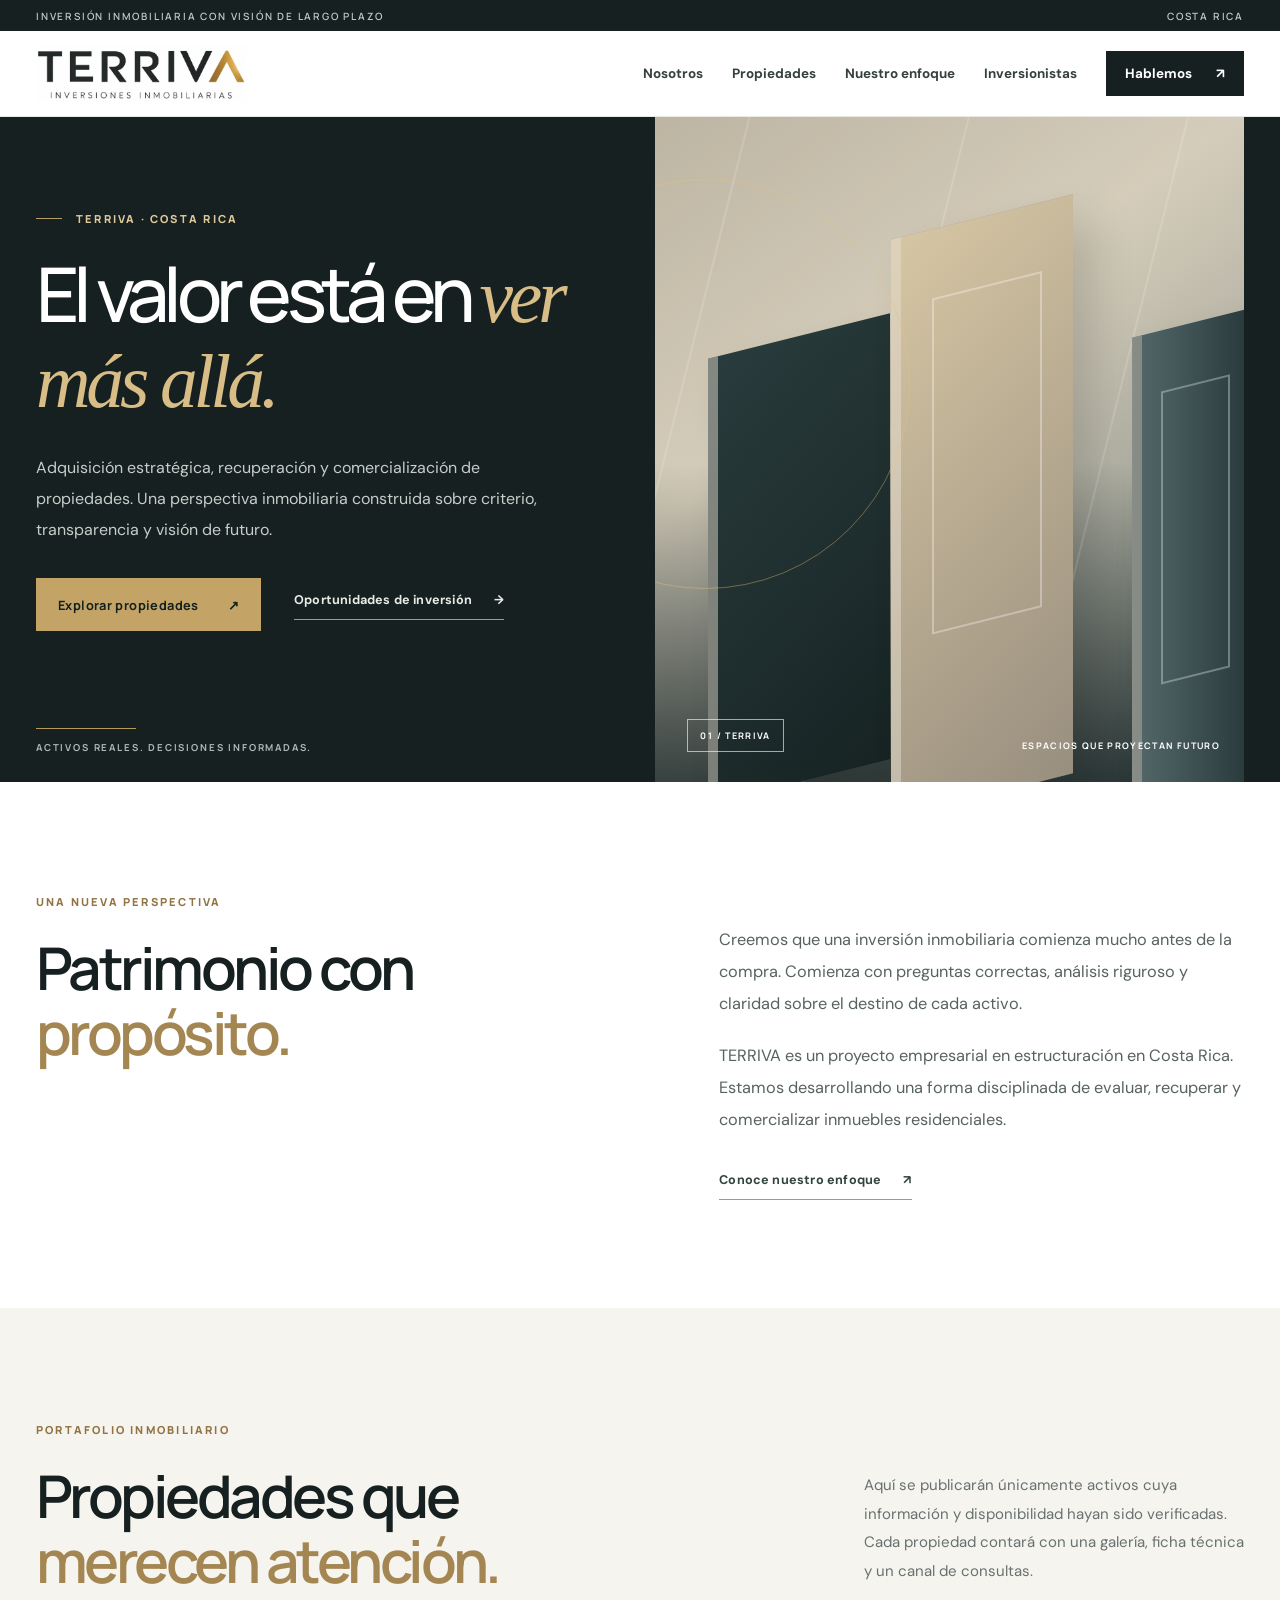
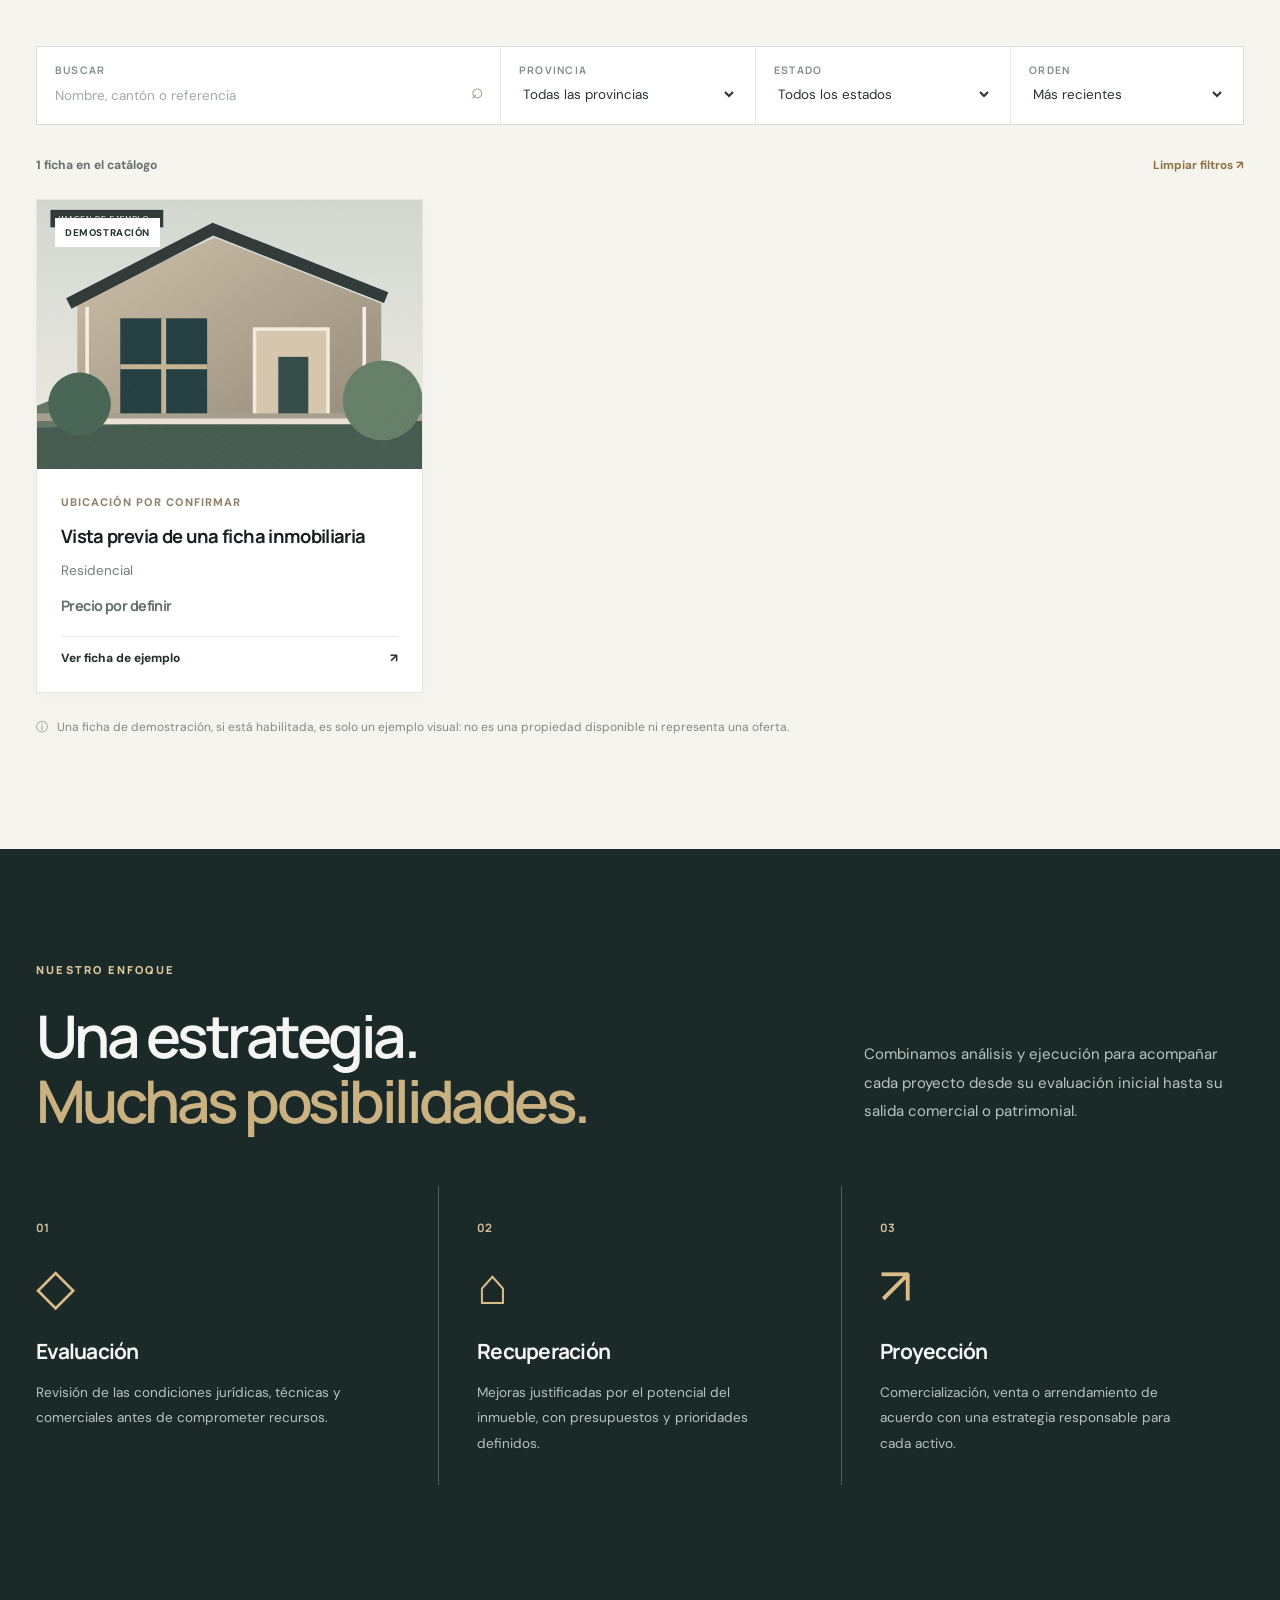
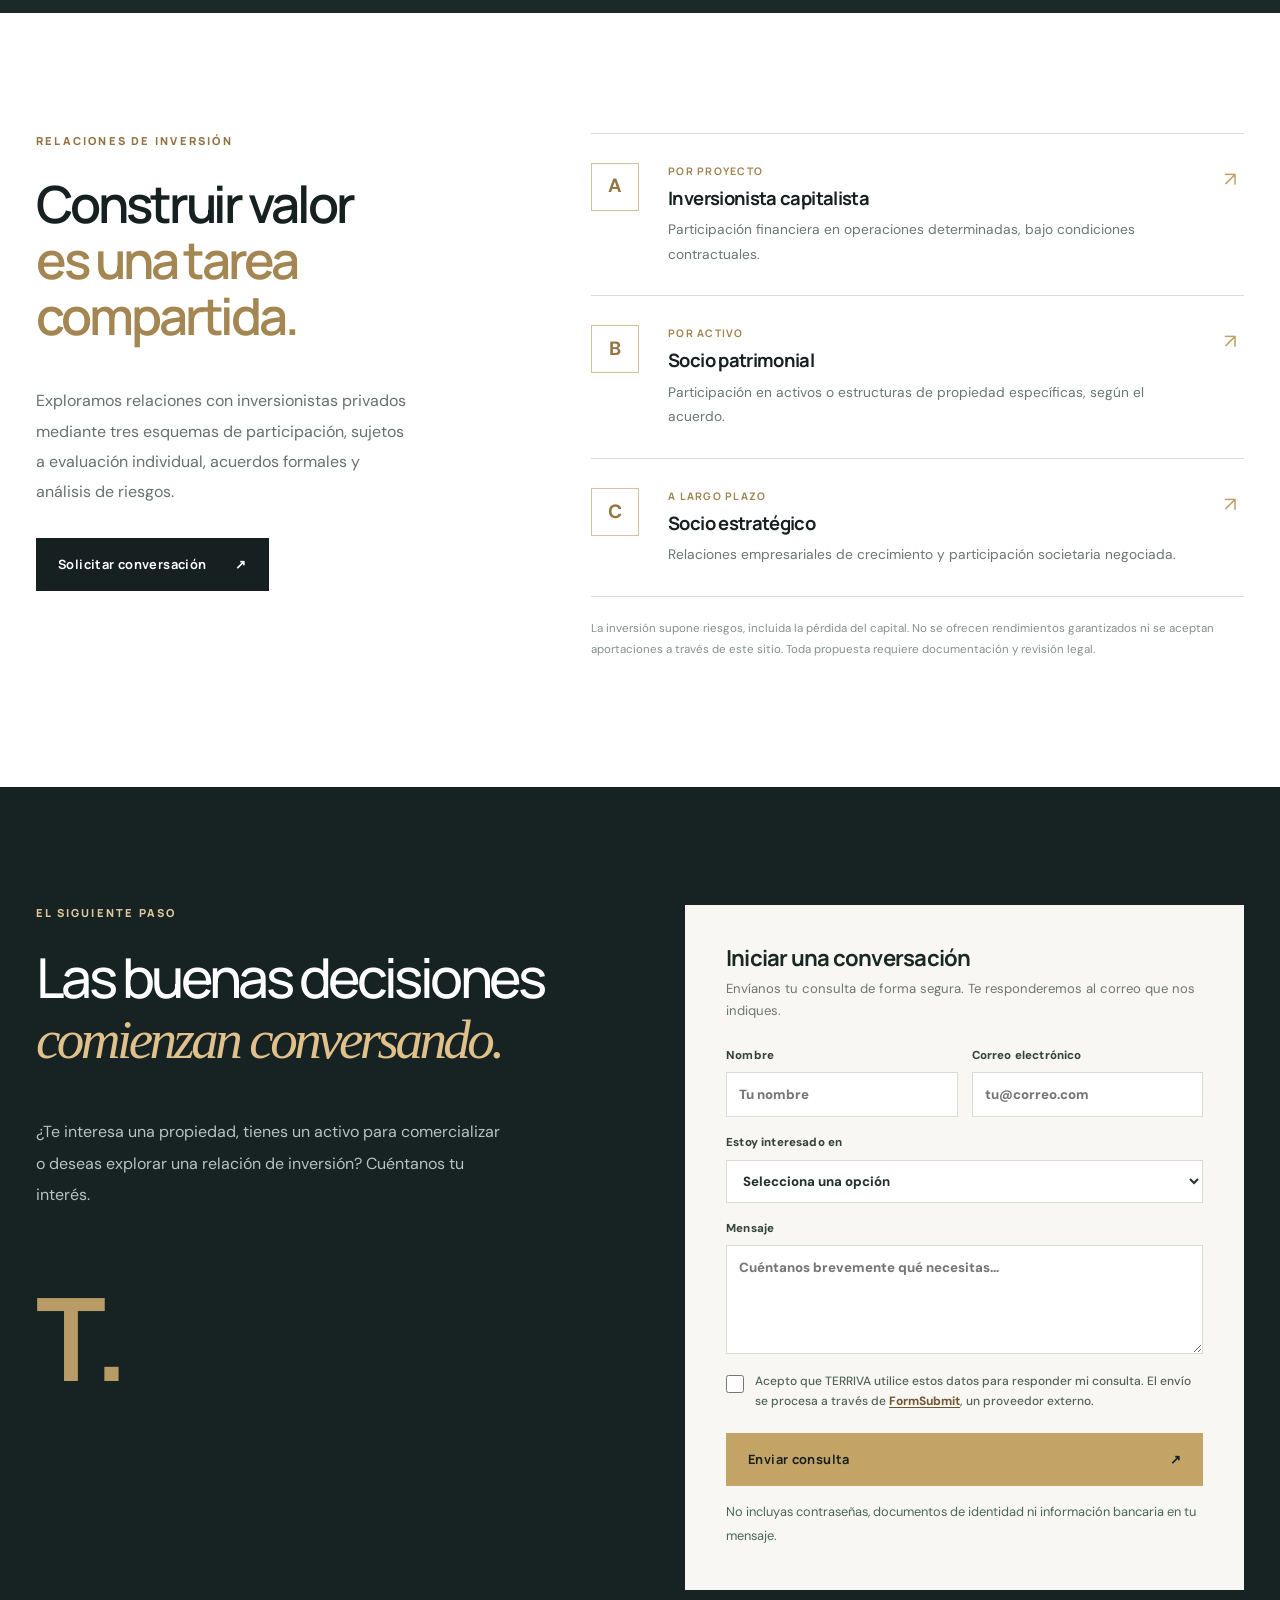
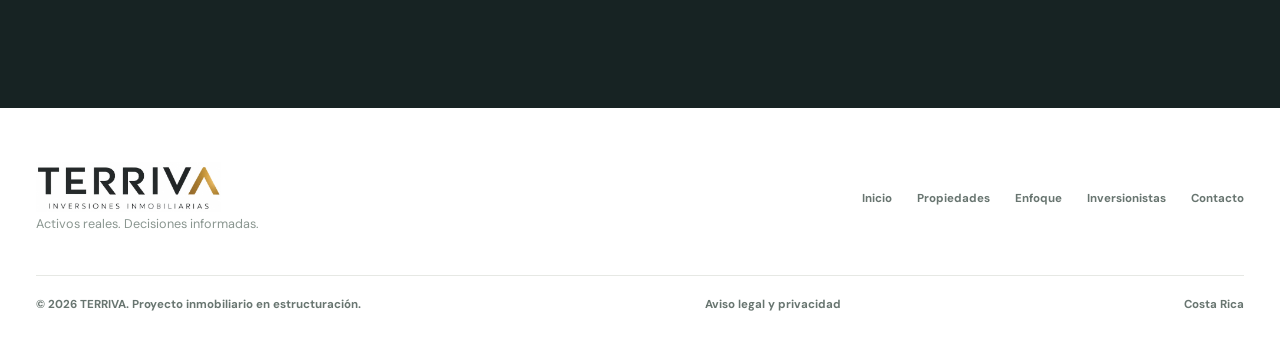
<file: index.html>
<!doctype html>
<html lang="es-CR">
<head>
  <meta charset="utf-8">
  <meta name="viewport" content="width=device-width, initial-scale=1">
  <meta name="theme-color" content="#141d1e">
  <meta name="description" content="TERRIVA Inversiones Inmobiliarias: adquisición estratégica, recuperación y comercialización de inmuebles en Costa Rica.">
  <meta name="robots" content="index,follow">
  <meta property="og:type" content="website">
  <meta property="og:title" content="TERRIVA | Inversiones Inmobiliarias">
  <meta property="og:description" content="Una visión distinta del valor inmobiliario.">
  <meta property="og:image" content="assets/logo-original.png">
  <title>TERRIVA | Inversiones Inmobiliarias</title>
  <link rel="icon" href="assets/favicon.png" type="image/png">
  <link rel="preconnect" href="https://fonts.googleapis.com">
  <link rel="preconnect" href="https://fonts.gstatic.com" crossorigin>
  <link href="https://fonts.googleapis.com/css2?family=DM+Sans:wght@400;500;600;700&family=Manrope:wght@400;500;600;700;800&display=swap" rel="stylesheet">
  <link rel="stylesheet" href="style.css">
  <script src="propiedades.js" defer></script>
  <script src="script.js" defer></script>
</head>
<body>
  <a href="#contenido" class="skip-link">Saltar al contenido</a>
  <div class="topline"><span>INVERSIÓN INMOBILIARIA CON VISIÓN DE LARGO PLAZO</span><span> COSTA RICA</span></div>
  <header class="site-header" id="inicio">
    <div class="container nav-wrap">
      <a class="brand" href="#inicio" aria-label="TERRIVA, volver al inicio"><img src="assets/logo-terriva.webp" alt="TERRIVA Inversiones Inmobiliarias" width="220" height="91"></a>
      <button class="menu-toggle" id="menuToggle" aria-label="Abrir menú" aria-expanded="false" aria-controls="mainNav"><span></span><span></span><span></span></button>
      <nav class="main-nav" id="mainNav" aria-label="Navegación principal">
        <a href="#nosotros">Nosotros</a>
        <a href="#propiedades">Propiedades</a>
        <a href="#metodo">Nuestro enfoque</a>
        <a href="#inversionistas">Inversionistas</a>
        <a class="nav-cta" href="#contacto">Hablemos <span aria-hidden="true">↗</span></a>
      </nav>
    </div>
  </header>

  <main id="contenido">
    <section class="hero" aria-labelledby="heroTitle">
      <div class="hero-grid container">
        <div class="hero-copy">
          <p class="eyebrow light"><span class="line"></span> TERRIVA · COSTA RICA</p>
          <h1 id="heroTitle">El valor está en <em>ver más allá.</em></h1>
          <p class="hero-lead">Adquisición estratégica, recuperación y comercialización de propiedades. Una perspectiva inmobiliaria construida sobre criterio, transparencia y visión de futuro.</p>
          <div class="hero-actions">
            <a class="button button-gold" href="#propiedades">Explorar propiedades <span aria-hidden="true">↗</span></a>
            <a class="text-link light-link" href="#inversionistas">Oportunidades de inversión <span aria-hidden="true">→</span></a>
          </div>
          <div class="hero-bottom"><div class="hero-bottom-rule"></div><span>ACTIVOS REALES. DECISIONES INFORMADAS.</span></div>
        </div>
        <div class="hero-art" aria-label="Composición arquitectónica de marca, no corresponde a una propiedad anunciada" role="img">
          <div class="hero-art-lines"></div>
          <div class="arch arch-one"></div><div class="arch arch-two"></div><div class="arch arch-three"></div>
          <div class="hero-art-overlay"><span class="art-index">01 / TERRIVA</span><span class="art-label">ESPACIOS QUE PROYECTAN FUTURO</span></div>
          <div class="gold-orbit"></div>
        </div>
      </div>
    </section>

    <section class="statement" id="nosotros">
      <div class="container statement-grid">
        <div><p class="eyebrow">UNA NUEVA PERSPECTIVA</p><h2>Patrimonio con <span class="accent">propósito.</span></h2></div>
        <div class="statement-right"><p>Creemos que una inversión inmobiliaria comienza mucho antes de la compra. Comienza con preguntas correctas, análisis riguroso y claridad sobre el destino de cada activo.</p><p>TERRIVA es un proyecto empresarial en estructuración en Costa Rica. Estamos desarrollando una forma disciplinada de evaluar, recuperar y comercializar inmuebles residenciales.</p><a class="text-link" href="#metodo">Conoce nuestro enfoque <span aria-hidden="true">↗</span></a></div>
      </div>
    </section>

    <section class="properties-section" id="propiedades" aria-labelledby="propertiesHeading">
      <div class="container">
        <div class="section-head"><div><p class="eyebrow">PORTAFOLIO INMOBILIARIO</p><h2 id="propertiesHeading">Propiedades que<br><span class="accent">merecen atención.</span></h2></div><p class="section-intro">Aquí se publicarán únicamente activos cuya información y disponibilidad hayan sido verificadas. Cada propiedad contará con una galería, ficha técnica y un canal de consultas.</p></div>
        <div class="catalog-toolbar" aria-label="Filtros del catálogo">
          <label class="filter filter-search"><span class="filter-title">Buscar</span><input id="searchInput" type="search" placeholder="Nombre, cantón o referencia" autocomplete="off" aria-label="Buscar propiedades"><span aria-hidden="true">⌕</span></label>
          <label class="filter"><span class="filter-title">Provincia</span><select id="provinceFilter" aria-label="Filtrar por provincia"><option value="">Todas las provincias</option></select></label>
          <label class="filter"><span class="filter-title">Estado</span><select id="statusFilter" aria-label="Filtrar por estado"><option value="">Todos los estados</option><option value="disponible">Disponible</option><option value="revision">En revisión</option><option value="reservada">Reservada</option><option value="vendida">Vendida</option></select></label>
          <label class="filter"><span class="filter-title">Orden</span><select id="sortFilter" aria-label="Ordenar propiedades"><option value="recent">Más recientes</option><option value="price-asc">Menor precio</option><option value="price-desc">Mayor precio</option></select></label>
        </div>
        <div class="results-bar"><p id="resultsCount" aria-live="polite">Preparando catálogo…</p><button class="clear-filters" id="clearFilters" type="button">Limpiar filtros <span aria-hidden="true">↗</span></button></div>
        <div id="propertyGrid" class="property-grid" aria-live="polite"></div>
        <div id="emptyState" class="empty-state" hidden><div class="empty-symbol">T.</div><h3 id="emptyTitle">Estamos preparando nuestro portafolio.</h3><p id="emptyText">Publicaremos fichas y fotografías de propiedades cuando la información haya sido verificada. Puedes escribirnos para conocer novedades.</p><a class="button button-dark" href="#contacto">Solicitar información <span aria-hidden="true">↗</span></a></div>
        <div class="catalog-disclaimer"><span aria-hidden="true">ⓘ</span> Una ficha de demostración, si está habilitada, es solo un ejemplo visual: no es una propiedad disponible ni representa una oferta.</div>
      </div>
    </section>

    <section class="method-section" id="metodo">
      <div class="container">
        <div class="section-head method-head"><div><p class="eyebrow light">NUESTRO ENFOQUE</p><h2>Una estrategia.<br><span>Muchas posibilidades.</span></h2></div><p class="section-intro">Combinamos análisis y ejecución para acompañar cada proyecto desde su evaluación inicial hasta su salida comercial o patrimonial.</p></div>
        <div class="method-grid">
          <article class="method-card"><span class="method-number">01</span><div class="method-icon" aria-hidden="true">◇</div><h3>Evaluación</h3><p>Revisión de las condiciones jurídicas, técnicas y comerciales antes de comprometer recursos.</p></article>
          <article class="method-card"><span class="method-number">02</span><div class="method-icon" aria-hidden="true">⌂</div><h3>Recuperación</h3><p>Mejoras justificadas por el potencial del inmueble, con presupuestos y prioridades definidos.</p></article>
          <article class="method-card"><span class="method-number">03</span><div class="method-icon" aria-hidden="true">↗</div><h3>Proyección</h3><p>Comercialización, venta o arrendamiento de acuerdo con una estrategia responsable para cada activo.</p></article>
        </div>
      </div>
    </section>

    <section class="invest-section" id="inversionistas">
      <div class="container invest-grid">
        <div class="invest-intro"><p class="eyebrow">RELACIONES DE INVERSIÓN</p><h2>Construir valor<br><span class="accent">es una tarea compartida.</span></h2><p>Exploramos relaciones con inversionistas privados mediante tres esquemas de participación, sujetos a evaluación individual, acuerdos formales y análisis de riesgos.</p><a class="button button-dark" href="#contacto" data-interest="inversion">Solicitar conversación <span aria-hidden="true">↗</span></a></div>
        <div class="invest-options">
          <article class="invest-option"><div class="option-letter">A</div><div><p class="option-type">POR PROYECTO</p><h3>Inversionista capitalista</h3><p>Participación financiera en operaciones determinadas, bajo condiciones contractuales.</p></div><span aria-hidden="true">↗</span></article>
          <article class="invest-option"><div class="option-letter">B</div><div><p class="option-type">POR ACTIVO</p><h3>Socio patrimonial</h3><p>Participación en activos o estructuras de propiedad específicas, según el acuerdo.</p></div><span aria-hidden="true">↗</span></article>
          <article class="invest-option"><div class="option-letter">C</div><div><p class="option-type">A LARGO PLAZO</p><h3>Socio estratégico</h3><p>Relaciones empresariales de crecimiento y participación societaria negociada.</p></div><span aria-hidden="true">↗</span></article>
          <p class="investment-warning">La inversión supone riesgos, incluida la pérdida del capital. No se ofrecen rendimientos garantizados ni se aceptan aportaciones a través de este sitio. Toda propuesta requiere documentación y revisión legal.</p>
        </div>
      </div>
    </section>

    <section class="contact-section" id="contacto">
      <div class="container contact-grid">
        <div><p class="eyebrow light">EL SIGUIENTE PASO</p><h2>Las buenas decisiones<br><em>comienzan conversando.</em></h2><p>¿Te interesa una propiedad, tienes un activo para comercializar o deseas explorar una relación de inversión? Cuéntanos tu interés.</p><div class="contact-mark">T.</div></div>
        <div class="contact-panel"><h3>Iniciar una conversación</h3><p class="contact-sub">Envíanos tu consulta de forma segura. Te responderemos al correo que nos indiques.</p>
          <form id="contactForm" action="https://formsubmit.co/anakinjd1985@gmail.com" method="POST">
            <input type="hidden" name="_subject" value="Nueva consulta desde TERRIVA">
            <input type="hidden" name="_template" value="table">
            <input type="hidden" name="_next" value="https://elberlord.github.io/Terriva/gracias.html">
            <input type="hidden" name="_url" value="https://elberlord.github.io/Terriva/#contacto">
            <div class="honeypot" aria-hidden="true"><label>No completar este campo<input type="text" name="_honey" autocomplete="off" tabindex="-1"></label></div>
            <div class="field-row"><label>Nombre<input name="name" placeholder="Tu nombre" autocomplete="name" required maxlength="80"></label><label>Correo electrónico<input name="email" type="email" placeholder="tu@correo.com" autocomplete="email" required maxlength="120"></label></div>
            <label>Estoy interesado en<select name="interest" id="interestSelect" required><option value="">Selecciona una opción</option><option value="comprar">Comprar una propiedad</option><option value="vender">Vender una propiedad</option><option value="inversion">Participar como inversionista</option><option value="otro">Consulta general</option></select></label>
            <label>Mensaje<textarea name="message" rows="4" placeholder="Cuéntanos brevemente qué necesitas…" required maxlength="2000"></textarea></label>
            <label class="privacy-consent"><input type="checkbox" name="consentimiento" value="Aceptado" required> <span>Acepto que TERRIVA utilice estos datos para responder mi consulta. El envío se procesa a través de <a href="https://formsubmit.co/privacy.pdf" target="_blank" rel="noopener noreferrer">FormSubmit</a>, un proveedor externo.</span></label>
            <button type="submit" class="button button-gold form-button">Enviar consulta <span aria-hidden="true">↗</span></button>
            <p class="form-feedback" id="formFeedback" aria-live="polite">No incluyas contraseñas, documentos de identidad ni información bancaria en tu mensaje.</p>
          </form>
        </div>
      </div>
    </section>
  </main>

  <footer class="site-footer"><div class="container footer-main"><div><img class="footer-logo" src="assets/logo-terriva.webp" width="220" height="91" alt="TERRIVA Inversiones Inmobiliarias"><p>Activos reales. Decisiones informadas.</p></div><div class="footer-links"><a href="#inicio">Inicio</a><a href="#propiedades">Propiedades</a><a href="#metodo">Enfoque</a><a href="#inversionistas">Inversionistas</a><a href="#contacto">Contacto</a></div></div><div class="container footer-bottom"><span>© <span id="currentYear">2026</span> TERRIVA. Proyecto inmobiliario en estructuración.</span><button id="legalOpen" type="button">Aviso legal y privacidad</button><span>Costa Rica</span></div></footer>

  <dialog class="property-dialog" id="propertyDialog" aria-labelledby="modalTitle"><button class="dialog-close" id="modalClose" type="button" aria-label="Cerrar ficha">×</button><div id="modalContents"></div></dialog>
  <dialog class="legal-dialog" id="legalDialog" aria-labelledby="legalTitle"><button class="dialog-close" id="legalClose" type="button" aria-label="Cerrar aviso">×</button><h2 id="legalTitle">Aviso legal y privacidad</h2><p>TERRIVA es un proyecto empresarial en fase de estructuración. El contenido del sitio es informativo y no constituye oferta vinculante de venta, asesoría legal o financiera ni captación pública de inversiones.</p><p>Las fotografías ilustrativas y fichas marcadas «Demostración» no representan inmuebles disponibles. La disponibilidad, características, precios y condiciones de cualquier activo real estarán sujetos a verificación.</p><p>El formulario de contacto recoge nombre, correo electrónico, motivo y mensaje únicamente para responder solicitudes. Los datos se transmiten mediante FormSubmit, un proveedor externo de formularios, que los procesa y envía al correo de contacto de TERRIVA. Según la información publicada por FormSubmit, los envíos pueden almacenarse hasta 30 días. Revisa también su política de privacidad. El alojamiento GitHub Pages y los proveedores de fuentes pueden procesar registros técnicos de navegación.</p><p>No se solicitan datos bancarios ni documentos de identidad desde este formulario; evita incluirlos en el mensaje. Para solicitudes de acceso, corrección o eliminación de los datos enviados, escribe al correo de contacto de TERRIVA. Este aviso es provisional y requiere revisión jurídica antes del uso comercial intensivo.</p></dialog>
</body>
</html>
</file>
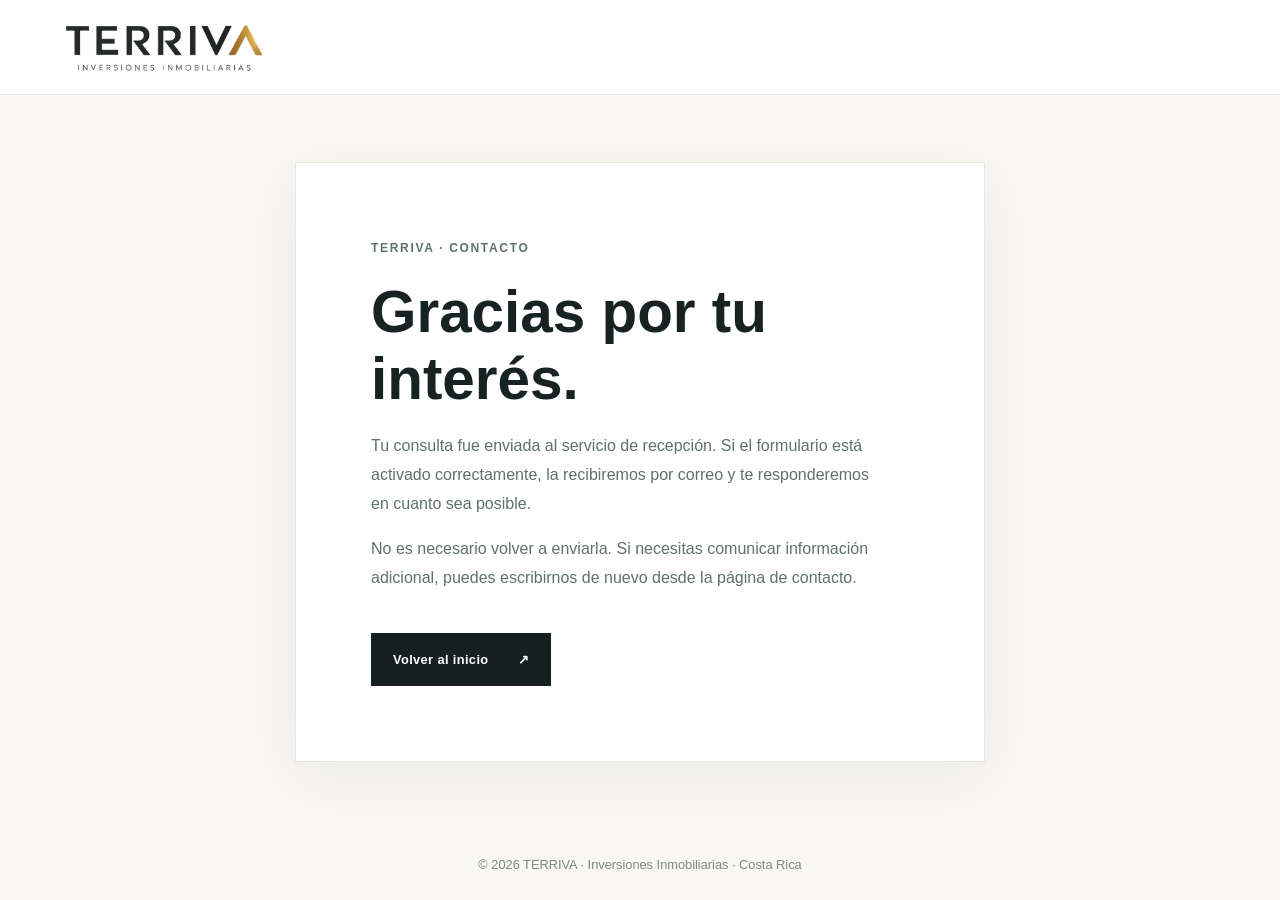
<file: gracias.html>
<!doctype html>
<html lang="es-CR">
<head>
  <meta charset="utf-8">
  <meta name="viewport" content="width=device-width, initial-scale=1">
  <meta name="robots" content="noindex,follow">
  <meta name="theme-color" content="#172323">
  <title>Gracias por escribirnos | TERRIVA</title>
  <link rel="icon" href="assets/favicon.png" type="image/png">
  <link rel="stylesheet" href="style.css">
  <style>
    body{min-height:100vh;display:flex;flex-direction:column;background:#f8f7f4;color:#172323}
    .thankyou-header{background:#fff;border-bottom:1px solid #e8e6df;padding:20px 5vw}
    .thankyou-header img{width:200px;height:auto;display:block}
    .thankyou-main{flex:1;display:grid;place-items:center;padding:50px 20px}
    .thankyou-card{max-width:690px;padding:clamp(32px,6vw,75px);background:#fff;box-shadow:0 15px 58px rgba(23,35,35,.06);border:1px solid #eae6dc}
    .thankyou-kicker{font:.75rem Manrope,Arial,sans-serif;color:#a8874c;letter-spacing:.14em;text-transform:uppercase;font-weight:800}
    .thankyou-card h1{font-size:clamp(2rem,6vw,3.65rem);line-height:1.14;margin:20px 0;color:#172323}
    .thankyou-card p{line-height:1.8;color:#60706a;max-width:500px}
    .thankyou-card .button{margin-top:25px;text-decoration:none}
    .thankyou-footer{text-align:center;padding:25px;color:#7c8881;font-size:.8rem}
  </style>
</head>
<body>
  <header class="thankyou-header"><a href="./" aria-label="Ir a TERRIVA"><img src="assets/logo-terriva.webp" alt="TERRIVA Inversiones Inmobiliarias"></a></header>
  <main class="thankyou-main">
    <section class="thankyou-card" aria-labelledby="thanks-title">
      <p class="thankyou-kicker">TERRIVA · Contacto</p>
      <h1 id="thanks-title">Gracias por tu interés.</h1>
      <p>Tu consulta fue enviada al servicio de recepción. Si el formulario está activado correctamente, la recibiremos por correo y te responderemos en cuanto sea posible.</p>
      <p>No es necesario volver a enviarla. Si necesitas comunicar información adicional, puedes escribirnos de nuevo desde la página de contacto.</p>
      <a href="./#inicio" class="button button-dark">Volver al inicio <span aria-hidden="true">↗</span></a>
    </section>
  </main>
  <footer class="thankyou-footer">© 2026 TERRIVA · Inversiones Inmobiliarias · Costa Rica</footer>
</body>
</html>
</file>
<file: style.css>
:root{--ink:#172020;--ink-2:#344040;--night:#162020;--night2:#1e2b2c;--muted:#687473;--gold:#b8985b;--gold-light:#e6d4aa;--cream:#f6f4ef;--line:#e1e4df;--white:#fff;--max:1220px;--shadow:0 22px 60px rgba(18,27,28,.11)}
*{box-sizing:border-box}html{scroll-behavior:smooth;scroll-padding-top:95px}body{margin:0;background:#fff;color:var(--ink);font-family:"DM Sans",Arial,sans-serif;-webkit-font-smoothing:antialiased;line-height:1.6}body.dialog-open{overflow:hidden}button,input,select,textarea{font:inherit}button{cursor:pointer}img{max-width:100%;display:block}a{color:inherit;text-decoration:none}a:hover{text-decoration:none}h1,h2,h3,p{margin-top:0}h1,h2,h3{line-height:1.1;font-family:Manrope,"DM Sans",sans-serif}h2{font-size:clamp(2.15rem,4.6vw,4.1rem);letter-spacing:-.06em;font-weight:600}h3{letter-spacing:-.035em}.container{width:min(calc(100% - 72px),var(--max));margin-inline:auto}.skip-link{position:absolute;top:-100px;left:16px;background:#fff;padding:12px 20px;z-index:999}.skip-link:focus{top:12px}:focus-visible{outline:3px solid #ca9a37;outline-offset:3px}.topline{height:31px;display:flex;align-items:center;justify-content:space-between;background:var(--night);color:#bec8c4;padding:0 max(36px,calc((100vw - var(--max))/2));font:600 10px Manrope,Arial,sans-serif;letter-spacing:.18em}.site-header{position:sticky;top:0;z-index:50;background:rgba(255,255,255,.97);border-bottom:1px solid #e8e9e5;backdrop-filter:blur(12px)}.nav-wrap{height:85px;display:flex;align-items:center;justify-content:space-between;gap:30px}.brand{display:flex;align-items:center;flex-shrink:0;width:215px;height:64px}.brand img{width:210px;height:auto;object-fit:contain}.main-nav{display:flex;gap:29px;align-items:center}.main-nav>a{font-size:.84rem;font-weight:700;color:#35413e;white-space:nowrap;transition:color .2s}.main-nav>a:hover{color:#a48443}.main-nav .nav-cta{background:var(--ink);padding:12px 19px;color:#fff;display:flex;gap:24px;align-items:center}.main-nav .nav-cta:hover{color:#fff;background:#364542}.menu-toggle{display:none}.eyebrow{font:800 .69rem Manrope,Arial,sans-serif;letter-spacing:.2em;color:#927344;margin-bottom:27px;display:flex;gap:14px;align-items:center}.eyebrow.light{color:#dec99d}.line{width:26px;height:1px;background:#b89c68;display:inline-block}.accent{color:#a48652}.hero{background:var(--night);color:white;overflow:hidden}.hero-grid{min-height:665px;display:grid;grid-template-columns:1fr .95fr;align-items:stretch}.hero-copy{padding:94px 58px 28px 0;display:flex;flex-direction:column;align-items:flex-start;justify-content:center}.hero h1{font-size:clamp(3.55rem,5.9vw,6.2rem);font-weight:500;letter-spacing:-.076em;line-height:1.09;max-width:620px;margin-bottom:28px}.hero h1 em{color:#d8bd87;font-family:Georgia,serif;font-weight:400;letter-spacing:-.055em}.hero-lead{max-width:510px;font-size:1rem;line-height:1.95;color:#c6ceca;margin-bottom:33px}.hero-actions{display:flex;align-items:center;gap:33px;flex-wrap:wrap}.button{display:inline-flex;align-items:center;justify-content:space-between;gap:29px;padding:16px 21px;font:700 .8rem Manrope,Arial,sans-serif;letter-spacing:.03em;border:1px solid transparent;border-radius:0;min-height:53px;transition:transform .2s,background .2s,color .2s}.button:hover{transform:translateY(-2px)}.button-gold{background:#c4a466;color:#13201e}.button-gold:hover{background:#e2c48f}.button-dark{background:var(--night);color:white}.button-dark:hover{background:#3d4d4c}.text-link{display:inline-flex;align-items:center;gap:22px;font-size:.79rem;font-weight:700;letter-spacing:.015em;border-bottom:1px solid var(--gold);padding-bottom:9px;color:#314440}.light-link{color:#e8eae6}.text-link:hover{color:var(--gold)}.hero-bottom{display:flex;flex-direction:column;gap:12px;margin-top:auto;padding-top:60px;font:700 .6rem Manrope,Arial,sans-serif;letter-spacing:.19em;color:#acb9b5}.hero-bottom-rule{width:100px;height:1px;background:#b69858}.hero-art{min-height:665px;position:relative;overflow:hidden;background:linear-gradient(145deg,#b6ae9c 0%,#d3cbb9 38%,#7b8580 100%)}.hero-art:before{content:"";position:absolute;inset:0;background:linear-gradient(0deg,rgba(13,27,29,.75),transparent 48%),linear-gradient(120deg,rgba(249,238,217,.11),transparent)}.hero-art-lines{position:absolute;inset:0;background:repeating-linear-gradient(90deg,transparent 0,transparent 127px,rgba(255,255,255,.19) 128px,transparent 129px);transform:skew(-14deg) scale(1.7)}.arch{position:absolute;background:linear-gradient(140deg,#293b3c,#172323);border-left:10px solid rgba(247,238,222,.45);box-shadow:22px 24px 40px rgba(0,0,0,.14)}.arch-one{width:31%;height:67%;bottom:0;left:9%;transform:skewY(-14deg)}.arch-two{width:31%;height:87%;bottom:-2%;left:40%;background:linear-gradient(140deg,#d5c5a3,#998f7f);transform:skewY(-14deg)}.arch-three{width:20%;height:76%;bottom:-7%;right:-1%;background:linear-gradient(90deg,#516567,#29393b);transform:skewY(-14deg)}.arch-two:before,.arch-three:before{content:"";position:absolute;inset:12% 18% 30%;border:2px solid rgba(255,255,255,.32)}.hero-art-overlay{position:absolute;z-index:2;inset:auto 24px 30px 32px;display:flex;justify-content:space-between;align-items:end;gap:20px;color:white;font:700 9px Manrope,Arial,sans-serif;letter-spacing:.15em}.art-index{border:1px solid rgba(255,255,255,.6);padding:9px 12px}.art-label{text-align:right}.gold-orbit{position:absolute;border:1px solid rgba(232,193,120,.4);height:410px;width:410px;border-radius:50%;left:-155px;top:62px}.statement{padding:112px 0 108px}.statement-grid{display:grid;grid-template-columns:1fr .9fr;gap:100px}.statement h2{max-width:570px}.statement-right{padding-top:30px}.statement-right p{color:#576361;line-height:1.95;font-size:1.02rem;margin-bottom:21px}.statement-right .text-link{margin-top:13px}.properties-section{padding:114px 0 112px;background:var(--cream)}.section-head{display:flex;justify-content:space-between;align-items:end;gap:50px;margin-bottom:52px}.section-head h2{margin-bottom:0}.section-intro{font-size:.94rem;max-width:380px;line-height:1.9;color:#67716f;margin:0 0 8px}.catalog-toolbar{display:grid;grid-template-columns:2fr 1.1fr 1.1fr 1fr;border:1px solid #d9dbd5;background:white}.filter{display:flex;flex-direction:column;gap:6px;padding:16px 18px;position:relative;min-width:0}.filter:not(:last-child){border-right:1px solid #e8e9e5}.filter-title{font:700 .65rem Manrope,Arial,sans-serif;color:#82908a;letter-spacing:.12em;text-transform:uppercase}.filter input,.filter select{border:0;min-width:0;width:100%;background:transparent;color:#273333;outline-offset:5px;font-size:.84rem;padding:2px 0}.filter input::placeholder{color:#a2aaa5}.filter-search>span:last-child{position:absolute;right:16px;bottom:15px;font-size:21px;color:#9a8d75}.results-bar{display:flex;align-items:center;justify-content:space-between;gap:18px;padding:27px 0 20px}.results-bar p{margin:0;color:#66716e;font-size:.76rem;font-weight:700}.clear-filters{padding:4px 0;border:0;background:none;color:#8a723e;font-size:.73rem;font-weight:700}.property-grid{display:grid;grid-template-columns:repeat(3,minmax(0,1fr));gap:24px}.property-card{min-width:0;background:white;border:1px solid #e5e5e0;box-shadow:0 4px 18px rgba(30,40,39,.025);transition:transform .2s,box-shadow .2s}.property-card:hover{transform:translateY(-4px);box-shadow:0 14px 36px rgba(28,41,39,.085)}.property-image{position:relative;aspect-ratio:1.43;overflow:hidden;background:#deddd8}.property-image img{width:100%;height:100%;object-fit:cover;transition:transform .3s}.property-card:hover .property-image img{transform:scale(1.025)}.property-tag{position:absolute;left:18px;top:18px;background:#fff;color:#253531;padding:7px 10px;font-size:.61rem;font-weight:800;letter-spacing:.06em;text-transform:uppercase}.property-body{padding:25px 24px 24px}.property-location{font-size:.69rem;letter-spacing:.09em;text-transform:uppercase;color:#90816a;font-weight:800}.property-body h3{font-size:1.15rem;line-height:1.35;margin:13px 0 10px}.property-body p{color:#71807a;font-size:.85rem;line-height:1.7}.property-price{font:700 1.3rem Manrope,Arial,sans-serif;letter-spacing:-.04em;margin:12px 0 20px}.property-price.is-pending{font-size:.9rem;color:#60706c}.property-meta{display:flex;gap:15px;border-top:1px solid #eceeea;padding-top:16px;margin-top:18px;color:#6d7874;font-size:.73rem;flex-wrap:wrap}.property-action{display:flex;align-items:center;justify-content:space-between;width:100%;margin-top:21px;padding:12px 0 0;border:0;background:transparent;border-top:1px solid #e8e9e6;text-align:left;font-weight:800;font-size:.75rem;color:#23322e}.property-action:hover{color:#a48652}.empty-state{border:1px solid #e4e1d8;background:#fff;padding:65px 25px;text-align:center}.empty-state[hidden]{display:none}.empty-symbol{font:600 4rem Manrope,sans-serif;color:#bca470;line-height:1;margin-bottom:14px}.empty-state h3{font-size:1.6rem}.empty-state p{max-width:540px;margin:0 auto 28px;color:#6a7470}.catalog-disclaimer{font-size:.75rem;color:#808b85;padding-top:25px;display:flex;gap:9px;align-items:flex-start}.method-section{padding:113px 0 128px;background:#1b2929;color:#f5f6f3}.method-head .section-intro{color:#bac6bf}.method-head h2 span{color:#cab181}.method-grid{display:grid;grid-template-columns:repeat(3,1fr);gap:1px;background:#52605a}.method-card{background:#1b2929;padding:28px 38px 14px 0;min-height:294px}.method-card:not(:first-child){padding-left:38px}.method-number{font:700 .72rem Manrope,sans-serif;color:#d3c19b}.method-icon{font-size:3.2rem;line-height:1;color:#d9bc87;margin:22px 0 27px}.method-card h3{font-size:1.31rem;margin-bottom:17px}.method-card p{max-width:310px;font-size:.85rem;line-height:1.9;color:#b8c3be}.invest-section{padding:120px 0 126px}.invest-grid{display:grid;grid-template-columns:.83fr 1.17fr;gap:92px}.invest-intro h2{font-size:clamp(2.25rem,4vw,3.6rem)}.invest-intro>p:not(.eyebrow){max-width:380px;color:#64726e;line-height:1.9;margin:30px 0}.invest-options{border-top:1px solid #daddd9}.invest-option{display:grid;grid-template-columns:56px 1fr 20px;gap:21px;border-bottom:1px solid #daddd9;padding:29px 0}.option-letter{display:grid;place-items:center;width:48px;height:48px;border:1px solid #d4c19e;color:#957543;font-weight:700;font-size:1.2rem}.option-type{font:700 .65rem Manrope,Arial,sans-serif;letter-spacing:.12em;color:#a1824f;margin:1px 0 10px}.invest-option h3{font-size:1.15rem;margin-bottom:9px}.invest-option p:last-child{color:#697774;font-size:.86rem;line-height:1.8;margin:0}.invest-option>span{font-size:20px;color:#c19f63}.investment-warning{color:#85918b;font-size:.72rem;line-height:1.8;margin:22px 0 0}.contact-section{background:#172323;color:#fff;padding:118px 0}.contact-grid{display:grid;grid-template-columns:1fr 1fr;gap:90px}.contact-section h2{font-size:clamp(2.5rem,4.3vw,4.45rem);font-weight:500;letter-spacing:-.065em}.contact-section h2 em{color:#e0c08b;font-family:Georgia,serif;font-weight:400}.contact-section p:not(.eyebrow){color:#b6c4bf;line-height:1.95;max-width:470px}.contact-mark{font:700 7.2rem Manrope,sans-serif;color:#b89b65;line-height:1;margin-top:70px}.contact-panel{background:#f8f7f4;color:#1a2825;padding:41px}.contact-panel h3{font-size:1.38rem;margin-bottom:8px}.contact-panel .contact-sub{font-size:.82rem;color:#6e7772!important;line-height:1.7!important;margin:0 0 24px}.contact-panel label{display:block;font-size:.72rem;font-weight:800;letter-spacing:.015em;color:#34423e;margin-bottom:17px}.field-row{display:grid;grid-template-columns:1fr 1fr;gap:14px}.contact-panel input,.contact-panel select,.contact-panel textarea{margin-top:7px;display:block;width:100%;padding:11px 12px;background:white;border:1px solid #d7ddd7;border-radius:0;color:#23322e;font-size:.83rem;resize:vertical}.contact-panel input:focus,.contact-panel select:focus,.contact-panel textarea:focus{outline:2px solid #c0a46d;outline-offset:0}.form-button{width:100%;justify-content:space-between}.form-feedback{font-size:.8rem!important;color:#4a665a!important;min-height:1.5em;margin:14px 0 0!important;overflow-wrap:anywhere}.site-footer{background:#fff}.footer-main{display:flex;justify-content:space-between;gap:30px;align-items:center;padding:54px 0 39px}.footer-logo{width:185px;height:auto}.footer-main p{color:#8a9690;font-size:.79rem;margin:2px 0}.footer-links{display:flex;gap:25px;flex-wrap:wrap}.footer-links a,.footer-bottom{font-size:.72rem;font-weight:700;color:#687570}.footer-links a:hover,.footer-bottom button:hover{color:#a58349}.footer-bottom{border-top:1px solid #e6e8e4;padding:20px 0 26px;display:flex;align-items:center;justify-content:space-between;gap:16px;flex-wrap:wrap}.footer-bottom button{background:none;border:0;padding:0;color:inherit;font-weight:700}.property-dialog,.legal-dialog{border:0;padding:0;background:#fff;color:#1a2826;width:min(930px,calc(100% - 32px));max-height:90vh;overflow:auto;box-shadow:var(--shadow)}.legal-dialog{max-width:680px;padding:40px}.legal-dialog h2{font-size:1.8rem}.legal-dialog p{line-height:1.8;color:#55645e;font-size:.9rem}.property-dialog::backdrop,.legal-dialog::backdrop{background:rgba(9,20,20,.74)}.dialog-close{position:sticky;z-index:3;float:right;top:14px;margin:14px 14px -60px 0;background:#fff;border:1px solid #e2e2dc;color:#1d3029;height:39px;width:39px;font-size:1.7rem;line-height:1}.dialog-media{background:#ecede7}.dialog-media>img{width:100%;height:clamp(250px,48vw,445px);object-fit:cover}.gallery-controls{display:flex;gap:8px;padding:14px 26px;overflow-x:auto}.gallery-thumb{width:76px;height:54px;padding:0;border:2px solid transparent;background:#fff;flex:0 0 auto}.gallery-thumb[aria-pressed=true]{border-color:#b59b66}.gallery-thumb img{width:100%;height:100%;object-fit:cover}.dialog-main{padding:28px 38px 42px}.dialog-main h2{font-size:clamp(1.75rem,3vw,2.8rem);margin:13px 0}.dialog-desc{color:#53625c;line-height:1.9}.dialog-facts{display:flex;flex-wrap:wrap;gap:16px;padding:16px 0;border-block:1px solid #e1e4df;margin:24px 0;color:#64746d;font-size:.8rem}.dialog-main ul{padding-left:19px;color:#5d6b66;line-height:1.9}.modal-note{background:#f8f2e7;padding:13px 15px;font-size:.8rem;color:#745b36;margin:23px 0}.dialog-main .button{margin-top:14px}
@media(max-width:1050px){.container{width:min(calc(100% - 48px),var(--max))}.main-nav{gap:17px}.brand{width:176px}.brand img{width:175px}.hero-grid{grid-template-columns:1fr .86fr}.hero h1{font-size:clamp(3.2rem,5vw,4.8rem)}.invest-grid{gap:45px}.contact-grid{gap:50px}}
@media(max-width:800px){.topline{padding:0 20px}.topline span:first-child{font-size:9px}.container{width:calc(100% - 36px)}.nav-wrap{height:74px}.menu-toggle{display:flex;flex-direction:column;gap:5px;background:transparent;border:0;padding:12px;order:2}.menu-toggle span{display:block;width:24px;height:2px;background:#263735}.main-nav{display:none;position:absolute;left:0;right:0;top:100%;background:#fff;padding:16px 20px 24px;box-shadow:0 15px 22px rgba(0,0,0,.12);flex-direction:column;align-items:stretch;gap:0}.main-nav.open{display:flex}.main-nav>a{padding:13px 10px;border-bottom:1px solid #eff0ee}.main-nav .nav-cta{margin-top:13px;justify-content:space-between;padding:15px}.hero-grid{min-height:initial;grid-template-columns:1fr}.hero-copy{min-height:500px;padding:72px 4px 25px}.hero h1{font-size:clamp(3.1rem,10vw,5.5rem);max-width:670px}.hero-lead{max-width:580px}.hero-bottom{margin-top:20px}.hero-art{min-height:385px}.statement{padding:82px 0}.statement-grid{grid-template-columns:1fr;gap:20px}.statement-right{padding:0}.properties-section,.method-section,.invest-section,.contact-section{padding:83px 0}.section-head{align-items:start;flex-direction:column;gap:20px}.section-intro{max-width:640px}.catalog-toolbar{grid-template-columns:1fr 1fr}.filter:nth-child(2){border-right:0}.filter:nth-child(-n+2){border-bottom:1px solid #e8e9e5}.property-grid{grid-template-columns:repeat(2,minmax(0,1fr))}.method-grid{grid-template-columns:1fr;gap:0;background:transparent}.method-card{min-height:220px;padding:22px 0!important;border-bottom:1px solid #4f6059}.method-icon{margin:12px 0}.invest-grid,.contact-grid{grid-template-columns:1fr;gap:33px}.invest-intro>p:not(.eyebrow){max-width:660px}.contact-mark{display:none}.footer-main{align-items:start;flex-direction:column}}
@media(max-width:540px){.topline span:last-child{display:none}.brand img{width:174px}.hero-copy{min-height:490px}.hero h1{font-size:clamp(2.9rem,12vw,4rem)}.hero-actions{align-items:start;flex-direction:column;gap:21px}.hero-art{min-height:300px}.hero-lead{font-size:.91rem}.statement h2,.section-head h2{font-size:clamp(2rem,9.5vw,2.9rem)}.property-grid{grid-template-columns:1fr}.catalog-toolbar{grid-template-columns:1fr}.filter{border:0!important;border-bottom:1px solid #e8e9e5!important}.filter:last-child{border:0!important}.contact-panel{padding:25px 18px}.field-row{grid-template-columns:1fr;gap:0}.footer-links{gap:13px 21px}.footer-bottom{align-items:start;flex-direction:column}.dialog-main{padding:24px 19px 30px}.gallery-controls{padding:12px 15px}}
@media(prefers-reduced-motion:reduce){html{scroll-behavior:auto}*,*::before,*::after{animation-duration:.01ms!important;transition-duration:.01ms!important}}

/* TERRIVA - ETAPA 2 - privacidad y controles de contacto */
.honeypot{position:absolute!important;left:-9999px!important;width:1px;height:1px;overflow:hidden}
.contact-panel .privacy-consent{display:flex;align-items:flex-start;gap:11px;line-height:1.65;font-size:.75rem;font-weight:500;letter-spacing:0;color:#52635b;margin:18px 0 21px}
.contact-panel .privacy-consent input[type=checkbox]{width:18px;height:18px;margin:3px 0 0;flex:0 0 18px;accent-color:#b99960}
.contact-panel .privacy-consent a{text-decoration:underline;color:#70572f;font-weight:700;text-underline-offset:2px}
.contact-panel .privacy-consent a:hover{color:#182828}
</file>
